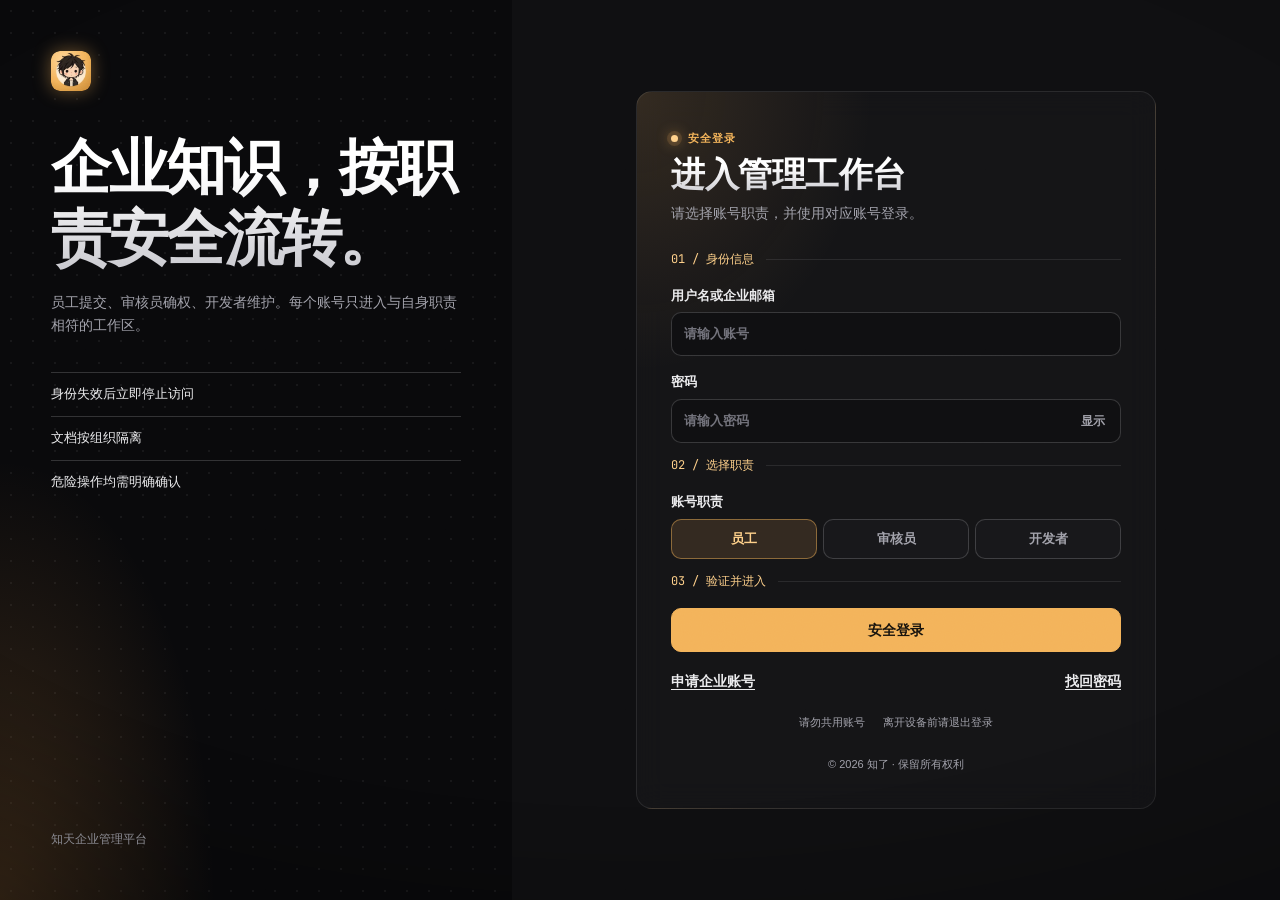
<file: index.html>
<!doctype html>
<html lang="zh-CN">
  <head>
    <meta charset="utf-8" />
    <meta name="viewport" content="width=device-width, initial-scale=1" />
    <title>知天管理后台</title>
    <link rel="icon" type="image/png" sizes="32x32" href="./css/brand/favicon-32.png?v=20260930"><link rel="apple-touch-icon" href="./css/brand/apple-touch-icon.png?v=20260930"><link rel="stylesheet" href="./css/style.css?v=copyright-20261009" />
  </head>
  <body class="auth-page">
    <main class="auth-form-area auth-redirect-page">
      <section class="auth-card redirect-card" aria-live="polite">
        <div class="brand-mark" aria-hidden="true"><img src="./css/brand/avatar-128.webp?v=20260930" width="128" height="128" alt="" decoding="async"></div>
        <p class="eyebrow">安全入口</p>
        <h1>知天管理后台</h1>
        <p class="muted">正在核对登录状态，并进入与你职责相符的工作区。</p>
        <div class="loading-line" aria-hidden="true"><span></span></div>
      </section>
    </main>
    <script src="./config.js"></script>
    <script src="./js/index.js?v=lamp-node-20260930"></script>
  </body>
</html>
</file>
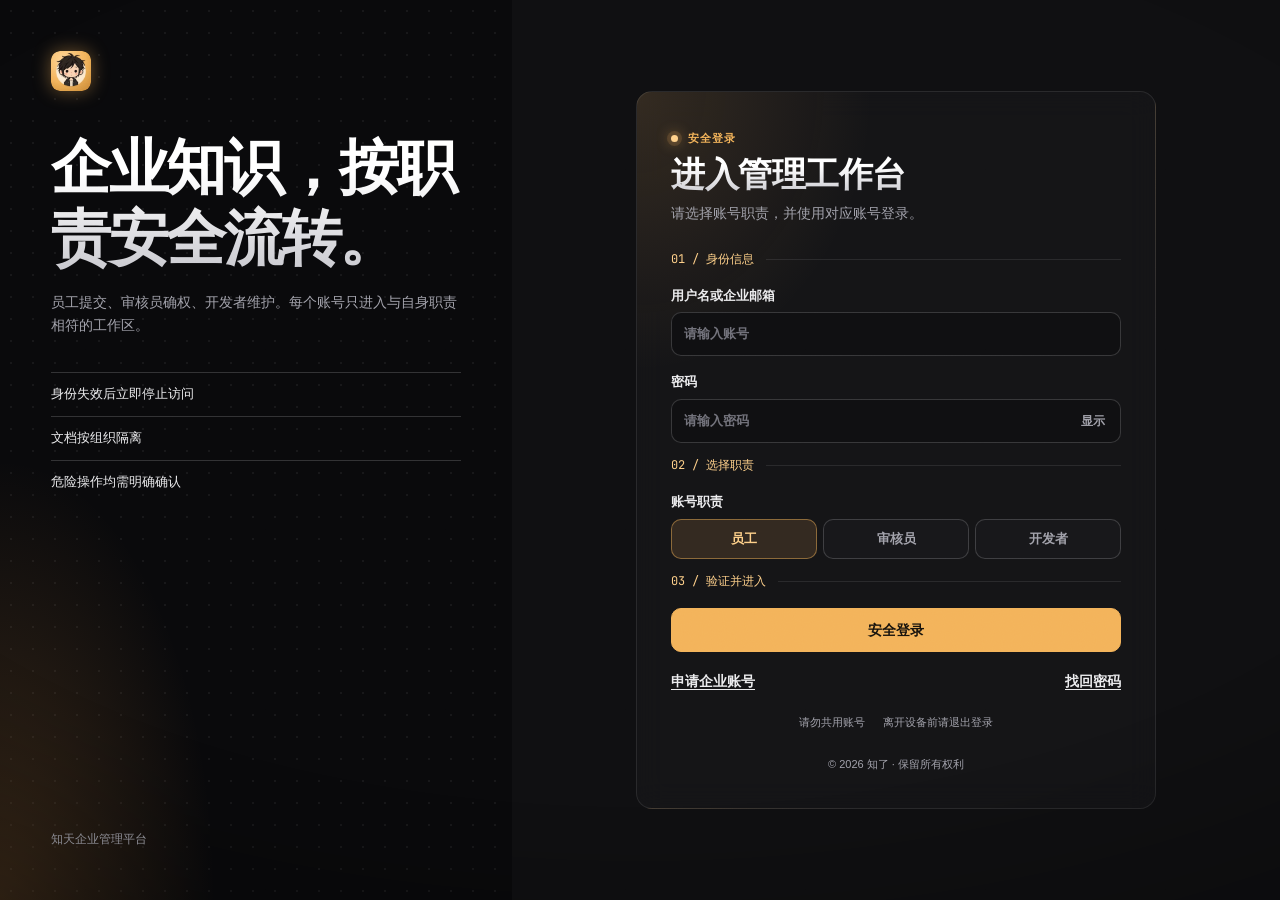
<file: developer.html>
<!doctype html>
<html lang="zh-CN">
  <head><meta charset="utf-8" /><meta name="viewport" content="width=device-width, initial-scale=1" /><title>开发者控制台 · 知天管理后台</title><link rel="icon" type="image/png" sizes="32x32" href="./css/brand/favicon-32.png?v=20260930"><link rel="apple-touch-icon" href="./css/brand/apple-touch-icon.png?v=20260930"><link rel="stylesheet" href="./css/style.css?v=copyright-20261009" /></head>
  <body>
    <div class="app-layout">
      <aside class="sidebar">
        <a class="brand" href="./developer.html"><span class="brand-symbol" aria-hidden="true"><img src="./css/brand/avatar-128.webp?v=20260930" width="128" height="128" alt="" decoding="async"></span><span><strong>开发者工作台</strong><small>账号、组织与系统治理</small></span></a>
        <nav class="side-nav"><a class="active" href="#accessPanel">注册审批</a><a href="#usersPanel">人员概览</a><a href="#organizationsPanel">组织管理</a><a href="#orgMembershipPanel">组织申请</a><a href="#lobbyPanel">大厅内容</a><a href="#modulesPanel">系统模块</a><a href="#rateLimitPanel">请求限流</a><a href="#metricsPanel">运行检查</a></nav>
        <div class="sidebar-note"><span class="status-dot"></span><div><strong>系统管理入口</strong><small>权限与运行状态集中管理</small></div></div>
        <div class="account-card"><div class="account-avatar">开</div><div><strong id="currentUser"></strong><small>开发者</small></div></div>
        <button id="logoutButton" class="secondary sidebar-logout">退出登录</button>
      </aside>
      <main class="workspace">
        <header class="workspace-header"><div><p class="eyebrow">开发者工作区</p><h1>治理企业知识系统</h1><p class="muted">审批企业权限、管理组织和账号，并检查系统运行状态。</p></div><span class="context-badge">仅开发者可访问</span></header>

        <section id="accessPanel" class="panel table-panel"><div class="section-title"><div><p class="section-kicker">账号准入</p><h2>注册审批</h2><p class="muted">开发者与审核员申请分区处理，批准前请核对申请人身份。</p></div><button id="refreshRequests" class="secondary">刷新申请</button></div><p id="requestStatus" class="message"></p><div class="request-tables"><section><h3>开发者申请</h3><div class="table-wrap"><table><thead><tr><th>邮箱</th><th>申请时间</th><th>可用操作</th></tr></thead><tbody id="developerRequestsTable"></tbody></table></div></section><section><h3>审核员申请</h3><div class="table-wrap"><table><thead><tr><th>邮箱</th><th>申请时间</th><th>可用操作</th></tr></thead><tbody id="reviewerRequestsTable"></tbody></table></div></section></div></section>

        <section id="usersPanel" class="panel table-panel"><div class="section-title"><div><p class="section-kicker">人员与资源</p><h2>人员概览</h2><p id="headcountDate" class="muted">统计日期 -</p></div><button id="refreshUsers" class="secondary">刷新人员</button></div><div class="resource-cards"><div class="enterprise-password-card stat-card"><span>当前企业准入密码</span><strong id="enterprisePasswordValue" class="secret-value is-concealed">加载中...</strong><small id="enterprisePasswordRefresh">下次刷新：-</small><div class="actions"><button id="toggleEnterprisePassword" class="secondary" type="button">显示密码</button><button id="refreshEnterprisePassword" class="secondary" type="button">立即刷新</button></div></div><div class="email-usage-card stat-card"><span>今日邮件发送</span><strong id="emailUsageValue">加载中...</strong><small id="emailUsageDetail">业务日：-</small><button id="refreshEmailUsage" class="secondary">刷新用量</button></div></div><div id="headcountGrid" class="stats-grid headcount-grid"></div><p class="muted">人数统计不含默认引导账号（用户名0/1/2/3）；详情列表仍展示全部账号，便于核查。</p><p id="usersStatus" class="message"></p><section class="developer-section"><h3>开发者详情</h3><div class="table-wrap"><table><thead><tr><th>邮箱或用户名</th><th>状态</th><th>默认账号</th><th>上次登录</th><th>关注</th><th>备注</th></tr></thead><tbody id="developerPersonnelTable"></tbody></table></div></section><section class="developer-section"><h3>审核员详情</h3><div class="table-wrap"><table><thead><tr><th>邮箱或用户名</th><th>状态</th><th>默认账号</th><th>上次登录</th><th>关注</th><th>备注</th></tr></thead><tbody id="reviewerPersonnelTable"></tbody></table></div></section></section>

        <section id="enterpriseApiPanel" class="panel table-panel"><div class="section-title"><div><p class="section-kicker">客户授权管理</p><h2 id="enterpriseQuotaTitle">企业授权中的客户（0）</h2><p class="muted">回收只影响新请求，不删除个人密钥；用户可用当天企业密码重新授权。</p></div><div class="actions"><button id="refreshEnterpriseQuotaUsers" class="secondary">刷新授权列表</button><button id="revokeAllEnterpriseApi" class="danger">一键回收全部企业授权</button></div></div><p id="enterpriseQuotaStatus" class="message" aria-live="polite"></p><div class="table-wrap"><table><thead><tr><th>账号</th><th>授权时间</th><th>操作</th></tr></thead><tbody id="enterpriseQuotaUsersTable"></tbody></table></div></section>

        <section id="organizationsPanel" class="panel table-panel"><div class="section-title"><div><p class="section-kicker">组织结构</p><h2>组织管理</h2><p class="muted">规范模块按组织自动生成；“默认”组织受保护，不可重命名或删除。</p></div><button id="refreshOrganizations" class="secondary">刷新组织</button></div><form id="createOrganizationForm" class="form-stack compact-form"><label><span>组织名称</span><input id="newOrganizationName" maxlength="50" required /></label><label><span>组织内容描述</span><input id="newOrganizationContent" maxlength="200" placeholder="例如：具体法条、司法解释与案例适用" /></label><button id="createOrganizationButton" type="submit">新建组织</button></form><p id="organizationsStatus" class="message"></p><div class="table-wrap"><table><thead><tr><th>名称</th><th>内容描述</th><th>成员数</th><th>可用操作</th></tr></thead><tbody id="organizationsTable"></tbody></table></div></section>

        <section id="orgMembershipPanel" class="panel table-panel"><div class="section-title"><div><p class="section-kicker">组织成员</p><h2>审核员组织申请</h2><p class="muted">包含审核员申请，以及组织暂无审核员时由员工发起的兜底申请。</p></div><button id="refreshOrgMembership" class="secondary">刷新申请</button></div><p id="orgMembershipStatus" class="message"></p><div class="table-wrap"><table><thead><tr><th>邮箱</th><th>角色</th><th>组织</th><th>类型</th><th>申请时间</th><th>可用操作</th></tr></thead><tbody id="orgMembershipTable"></tbody></table></div></section>

        <section id="lobbyPanel" class="panel"><div class="section-title"><div><p class="section-kicker">公司公共信息</p><h2>大厅内容管理</h2><p class="muted">面向全体员工与审核员展示，属于“默认”大厅的公司级静态信息。</p></div><div class="module-actions"><button id="editLobbyContent" class="secondary">修改内容</button><button id="saveLobbyContent" class="hidden">保存内容</button></div></div><div class="module-editor-grid"><label>工具使用规则<textarea id="lobbyToolRules" rows="6" disabled placeholder="例如：上传前先完成脱敏处理"></textarea></label><label>企业公告<textarea id="lobbyAnnouncements" rows="6" disabled placeholder="例如：本周五 20:00 系统维护"></textarea></label><label>行业准则<textarea id="lobbyIndustryStandards" rows="6" disabled placeholder="例如：参考行业合规白皮书第 3 章"></textarea></label></div><p id="lobbyContentStatus" class="muted"></p></section>

        <details class="diagnostics-deck"><summary><span>02 / 系统维护</span><strong>回答规则、使用上限与运行检查</strong></summary>
        <section id="modulesPanel" class="panel"><div class="section-title"><div><p class="section-kicker">系统回答规则</p><h2>回答规则</h2><p class="muted">修改将影响后续回答，保存前请复核内容与适用范围。</p></div><div class="module-actions"><button id="editSystemModules" class="secondary">修改模块</button><button id="saveSystemModules" class="hidden">保存内容</button></div></div><div class="module-editor-grid"><label>规范模块（按组织自动生成，只读）<textarea id="guidanceModule" rows="6" disabled readonly></textarea></label><label>语气风格模块<textarea id="toneModule" rows="6" disabled placeholder="例如：专业严谨，避免口语化表达"></textarea></label><label>禁用模块<textarea id="forbiddenModule" rows="6" disabled placeholder="例如：不得提供医疗诊断建议"></textarea></label></div><p id="systemModulesStatus" class="muted"></p></section>

        <section id="rateLimitPanel" class="panel"><div class="section-title"><div><p class="section-kicker">流量控制</p><h2>每分钟提问上限</h2><p class="muted">仅作用于对话接口（/chat 与 /chat/stream），按角色统一设置每分钟请求上限。保存后立即生效，无需重启服务。</p></div><button id="saveRateLimits">保存限流配置</button></div><div class="module-editor-grid"><label>客户 customer<input id="rateLimitCustomer" type="number" min="1" max="6000" step="1" /></label><label>员工 employee<input id="rateLimitEmployee" type="number" min="1" max="6000" step="1" /></label><label>审核员 reviewer<input id="rateLimitReviewer" type="number" min="1" max="6000" step="1" /></label><label>开发者 developer<input id="rateLimitDeveloper" type="number" min="1" max="6000" step="1" /></label></div><p id="rateLimitHint" class="muted">取值范围 1–6000 次/分钟；四个角色需同时提交。</p><p id="rateLimitStatus" class="message"></p></section>

        <section id="metricsPanel" class="panel"><div class="section-title"><div><p class="section-kicker">运行监测</p><h2>系统运行状态</h2></div><button id="refreshMetrics" class="secondary">刷新指标</button></div><p id="metricsTimestamp" class="muted">数据截至 -</p><div id="metricsGrid" class="stats-grid metrics-grid"></div><section class="developer-section"><h3>各阶段耗时</h3><div class="table-wrap"><table><thead><tr><th>阶段</th><th>平均耗时</th><th>调用次数</th></tr></thead><tbody id="stageTimingTable"></tbody></table></div></section><section class="developer-section"><h3>请求追踪明细</h3><div class="inline-form"><input id="traceIdQuery" type="text" placeholder="输入追踪编号" /><button id="traceIdSearch" class="secondary">查询</button></div><div id="traceDetail" class="result-box hidden"></div></section><section class="developer-section"><h3>请求耗时趋势</h3><svg id="requestTrendChart" class="trend-chart" viewBox="0 0 720 180" role="img" aria-label="请求耗时趋势"></svg><div class="table-wrap"><table><thead><tr><th>时间</th><th>追踪编号</th><th>模式</th><th>总耗时</th><th>状态</th></tr></thead><tbody id="requestTrendTable"></tbody></table></div></section><p class="system-note">当前数据保存在服务进程内，服务重启后清零；多个服务实例之间不合并统计。</p></section>
        </details>
        <section class="panel table-panel"><h2>组织成员管理</h2><p class="muted">可移出审核员；没有审核员的组织，也可移出员工。默认组织不可移出成员。</p><button id="refreshInternalMembers" class="secondary">刷新成员</button><p id="internalMembersStatus" class="message" aria-live="polite"></p><div class="table-wrap"><table><thead><tr><th>账号</th><th>组织</th><th>操作</th></tr></thead><tbody id="internalMembersTable"></tbody></table></div></section>
        <section class="panel"><h2>注销当前开发者账号</h2><p class="muted">需要至少一名其他启用中的开发者。7 天冷静期内重新登录即撤销；默认账号不可注销。只影响当前角色。</p><form id="developerDeletionForm" class="form-stack"><label>当前密码<input id="developerDeletionPassword" type="password" autocomplete="current-password" required /></label><label>邮箱验证码<input id="developerDeletionCode" inputmode="numeric" pattern="[0-9]{6}" maxlength="6" required /></label><div class="actions"><button id="sendDeveloperDeletionCode" type="button" class="secondary">发送验证码</button><button id="cancelDeveloperDeletion" type="button" class="secondary">取消</button><button id="submitDeveloperDeletion" class="danger" type="submit">申请注销</button></div></form><p id="developerDeletionStatus" class="message" aria-live="polite"></p></section>
        <footer class="copyright-line">© 2026 知了 · 保留所有权利</footer>
      </main>
    </div>
    <dialog id="systemModulesConfirm" class="confirm-dialog"><h3>确认保存系统提示词模块？</h3><p class="muted">确定后，新内容将从下一次模型请求开始生效。</p><div class="dialog-actions"><button id="cancelSystemModulesSave" class="secondary">取消</button><button id="discardSystemModules" class="danger">放弃</button><button id="confirmSystemModulesSave">确定</button></div></dialog>
    <dialog id="enterprisePasswordRefreshConfirm" class="confirm-dialog"><h3>确认立即刷新企业密码？</h3><p class="muted">所有待用企业密码的申请人需要重新获取新密码。</p><div class="dialog-actions"><button id="cancelEnterprisePasswordRefresh" class="secondary">取消</button><button id="confirmEnterprisePasswordRefresh">确认刷新</button></div></dialog>
    <script src="./config.js"></script><script src="./js/api.js?v=enterprise-api-revoke-20261012-customers-internal-lifecycle-20261013-account-removal-20261014"></script><script src="./js/account-switcher.js?v=lamp-node-20260930"></script><script src="./js/time.js?v=utc-local-20261001"></script><script src="./js/developer.js?v=enterprise-api-revoke-20261012-customers"></script>
    <script src="./js/internal-lifecycle.js?v=internal-lifecycle-20261013"></script>
  </body>
</html>
</file>
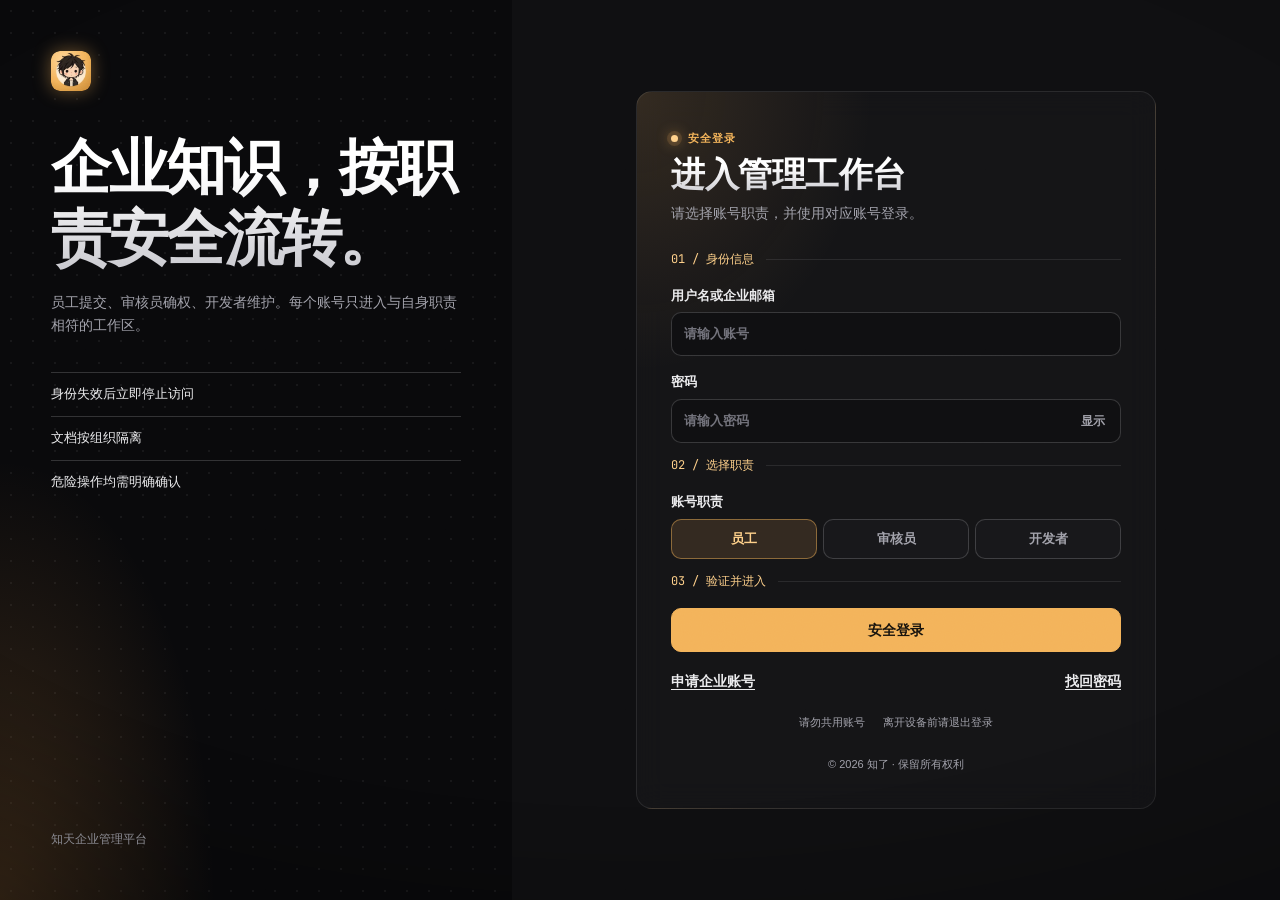
<file: employee.html>
<!doctype html>
<html lang="zh-CN">
  <head>
    <meta charset="utf-8" />
    <meta name="viewport" content="width=device-width, initial-scale=1" />
    <title>员工工作台 · 知天管理后台</title>
    <link rel="icon" type="image/png" sizes="32x32" href="./css/brand/favicon-32.png?v=20260930"><link rel="apple-touch-icon" href="./css/brand/apple-touch-icon.png?v=20260930"><link rel="stylesheet" href="./css/style.css?v=copyright-20261009" />
  </head>
  <body>
    <div class="app-layout">
      <aside class="sidebar">
        <a class="brand" href="./employee.html"><span class="brand-symbol" aria-hidden="true"><img src="./css/brand/avatar-128.webp?v=20260930" width="128" height="128" alt="" decoding="async"></span><span><strong>员工工作台</strong><small>知识提交与跟踪</small></span></a>
        <nav class="side-nav" aria-label="员工工作台导航">
          <a class="active" href="#overview">工作台</a>
          <a href="#lobby-section">组织大厅</a>
          <a href="#joined-organizations-section">已加入组织</a>
        </nav>
        <div class="sidebar-note"><span class="status-dot"></span><div><strong>知识入库流程</strong><small>提交内容经审核后生效</small></div></div>
        <div class="account-card"><div class="account-avatar">员</div><div><strong id="currentUser"></strong><small>知识贡献者</small></div></div>
        <button id="logoutButton" class="secondary sidebar-logout">退出登录</button>
      </aside>

      <main class="workspace">
        <header id="overview" class="workspace-header">
          <div><p class="eyebrow">我的工作区</p><h1>提交企业知识</h1><p class="muted">先进入所属组织，再上传资料、录入知识并查看审核状态。</p></div>
          <span class="context-badge">内容审核后生效</span>
        </header>

        <section class="workflow-strip" aria-label="知识入库流程">
          <div><span>01</span><strong>提交资料</strong><small>文档上传或文字录入</small></div>
          <i></i><div><span>02</span><strong>审核确权</strong><small>审核员预览并确认</small></div>
          <i></i><div><span>03</span><strong>检索生效</strong><small>进入已审核知识库</small></div>
        </section>

        <section id="lobby-section" class="panel">
          <div class="section-title"><div><p class="section-kicker">公司公共信息</p><h2>组织大厅</h2></div><button id="refreshLobby" class="secondary">刷新内容</button></div>
          <p class="section-copy">「默认」大厅面向全体成员，无需申请；下方功能群需申请加入，加入后才能上传文档与录入知识。</p>
          <div id="lobbyContent" class="lobby-grid"></div>
          <div class="section-title compact"><div><p class="section-kicker">加入与退出</p><h2>组织目录</h2></div></div>
          <p id="lobbyMessage" class="message" aria-live="polite"></p>
          <div id="organizationDirectory" class="org-grid"></div>
        </section>

        <section id="joined-organizations-section" class="panel">
          <div class="section-title"><div><p class="section-kicker">我的组织</p><h2>已加入组织</h2><p class="muted">选择一个组织，进入独立的提交与文档空间。</p></div><button id="refreshJoinedOrganizations" class="secondary">刷新列表</button></div>
          <p id="workGateNotice" class="gate-notice hidden" role="status"></p>
          <div id="employeeOrganizationListView">
            <div id="employeeJoinedOrganizations" class="organization-work-grid"></div>
          </div>

          <div id="employeeOrganizationDetail" class="hidden">
            <div class="organization-detail-header">
              <button id="backToEmployeeOrganizations" class="secondary" type="button">← 返回组织列表</button>
              <div><p class="section-kicker">当前组织</p><h2 id="employeeOrganizationTitle">组织详情</h2><p id="employeeOrganizationSummary" class="muted"></p></div>
            </div>

            <div class="content-grid two-column">
              <section id="upload-section" class="organization-detail-section feature-panel">
                <div class="section-title"><div><p class="section-kicker">文件提交</p><h2>上传文档</h2></div><span id="uploadLimitLabel" class="format-label">正在读取上限，暂按5MB</span></div>
                <p class="section-copy">文件将直接归入当前组织；大小上限以上方服务器配置为准。正文切分后最多 2,000 个片段，内容过多时请拆分上传。</p>
                <form id="uploadForm" class="upload-zone">
                  <input id="documentFile" type="file" accept=".txt,.md,.pdf,.docx,.doc,.xls,.xlsx,.ppt,.pptx" required />
                  <button id="uploadButton" type="submit">上传并提交审核</button>
                </form>
                <p id="uploadMessage" class="message" aria-live="polite"></p>
                <div id="uploadResult" class="result-box hidden"></div>
              </section>

              <section id="entry-section" class="organization-detail-section feature-panel">
                <div class="section-title"><div><p class="section-kicker">文字提交</p><h2>直接录入文字</h2></div><span class="format-label">适合简短制度与说明</span></div>
                <form id="knowledgeForm" class="form-stack compact-form">
                  <label><span>知识标题</span><input id="knowledgeTitle" placeholder="例如：售后流程说明" /></label>
                  <label><span>文字内容</span><textarea id="knowledgeContent" placeholder="输入需要进入知识库的内容" required></textarea></label>
                  <button id="knowledgeButton" type="submit">提交录入</button>
                </form>
                <p id="knowledgeMessage" class="message" aria-live="polite"></p>
                <div id="knowledgeResult" class="result-box hidden"></div>
              </section>
            </div>

            <section id="documents-section" class="organization-detail-section table-panel">
              <div class="section-title"><div><p class="section-kicker">提交记录</p><h2>我上传的文档</h2><p class="muted">只显示当前组织内由你提交的内容。</p></div><button id="refreshDocuments" class="secondary">刷新列表</button></div>
              <div class="table-wrap"><table><thead><tr><th>文件名</th><th>内容片段</th><th>组织</th><th>提交时间</th><th>审核状态</th><th>可用操作</th></tr></thead><tbody id="documentsTable"></tbody></table></div>
            </section>
          </div>
        </section>
        <footer class="copyright-line">© 2026 知了 · 保留所有权利</footer>
      </main>
    </div>
    <script src="./config.js"></script><script src="./js/api.js?v=internal-lifecycle-20261013"></script><script src="./js/account-switcher.js?v=lamp-node-20260930"></script><script src="./js/org-lobby.js?v=upload-error-fix-20261005"></script><script src="./js/time.js?v=utc-local-20261001"></script><script src="./js/employee.js?v=upload-reception-queue-20261018"></script>
  </body>
</html>
</file>
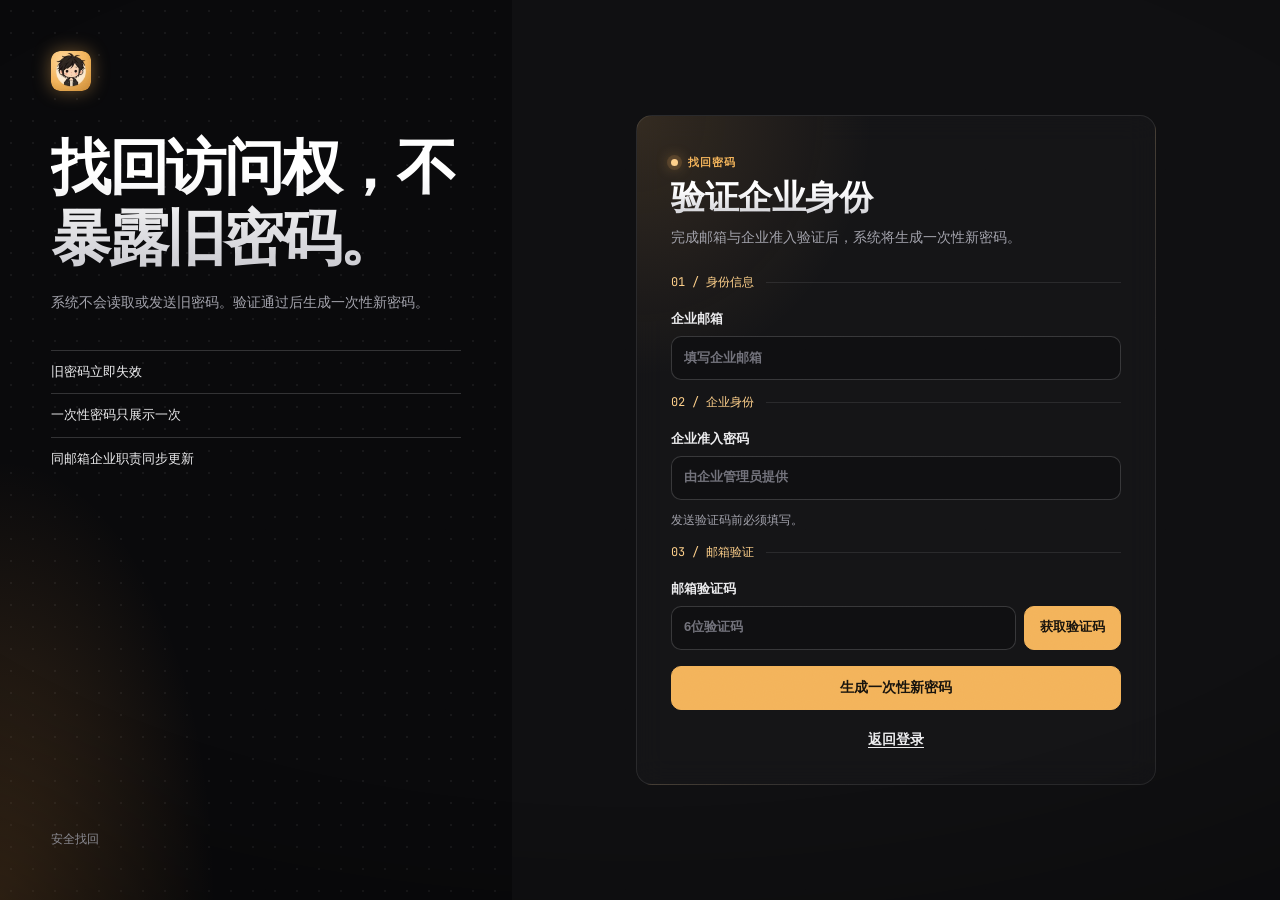
<file: forgot-password.html>
<!doctype html>
<html lang="zh-CN">
  <head><meta charset="utf-8" /><meta name="viewport" content="width=device-width, initial-scale=1" /><title>忘记密码 · 知天</title><link rel="icon" type="image/png" sizes="32x32" href="./css/brand/favicon-32.png?v=20260930"><link rel="apple-touch-icon" href="./css/brand/apple-touch-icon.png?v=20260930"><link rel="stylesheet" href="./css/style.css?v=copyright-20261009" /></head>
  <body class="auth-page">
    <main class="auth-shell">
    <section class="auth-intro" aria-label="密码安全说明"><div><div class="brand-mark" aria-hidden="true"><img src="./css/brand/avatar-128.webp?v=20260930" width="128" height="128" alt="" decoding="async"></div><p class="intro-title">找回访问权，不暴露旧密码。</p><p>系统不会读取或发送旧密码。验证通过后生成一次性新密码。</p><div class="auth-assurances"><span>旧密码立即失效</span><span>一次性密码只展示一次</span><span>同邮箱企业职责同步更新</span></div></div><small>安全找回</small></section>
    <div class="auth-form-area"><section class="auth-card">
      <div class="auth-heading"><p class="eyebrow">找回密码</p><h1>验证企业身份</h1><p class="muted">完成邮箱与企业准入验证后，系统将生成一次性新密码。</p></div>
      <form id="forgotPasswordForm" class="form-stack">
        <fieldset class="auth-step"><legend>01 / 身份信息</legend>
        <label><span>企业邮箱</span><input id="email" type="email" autocomplete="email" placeholder="填写企业邮箱" required /></label>
        </fieldset><fieldset class="auth-step"><legend>02 / 企业身份</legend>
        <label><span>企业准入密码</span><input id="enterprisePassword" type="password" autocomplete="off" placeholder="由企业管理员提供" required /><small class="field-hint">发送验证码前必须填写。</small></label>
        </fieldset><fieldset class="auth-step"><legend>03 / 邮箱验证</legend>
        <label><span>邮箱验证码</span><div class="inline-actions"><input id="verificationCode" inputmode="numeric" maxlength="6" autocomplete="one-time-code" placeholder="6位验证码" required /><button id="sendCodeButton" type="button">获取验证码</button></div></label>
        <p id="message" class="message" aria-live="polite"></p>
        <button id="submitButton" type="submit" class="btn-block">生成一次性新密码</button>
      </fieldset></form>
      <div id="passwordResult" class="result-box hidden" aria-live="polite"><span class="muted">一次性新密码</span><strong id="newPassword" class="one-time-password"></strong><p>请立即保存并妥善保管；关闭页面后不会再次显示。</p></div>
      <p class="auth-link"><a href="./login.html">返回登录</a></p>
    </section></div></main>
    <script src="./config.js"></script><script src="./js/api.js?v=edit-upload-fix-20261009"></script><script src="./js/forgot-password.js?v=upload-error-fix-20261005"></script>
  </body>
</html>
</file>
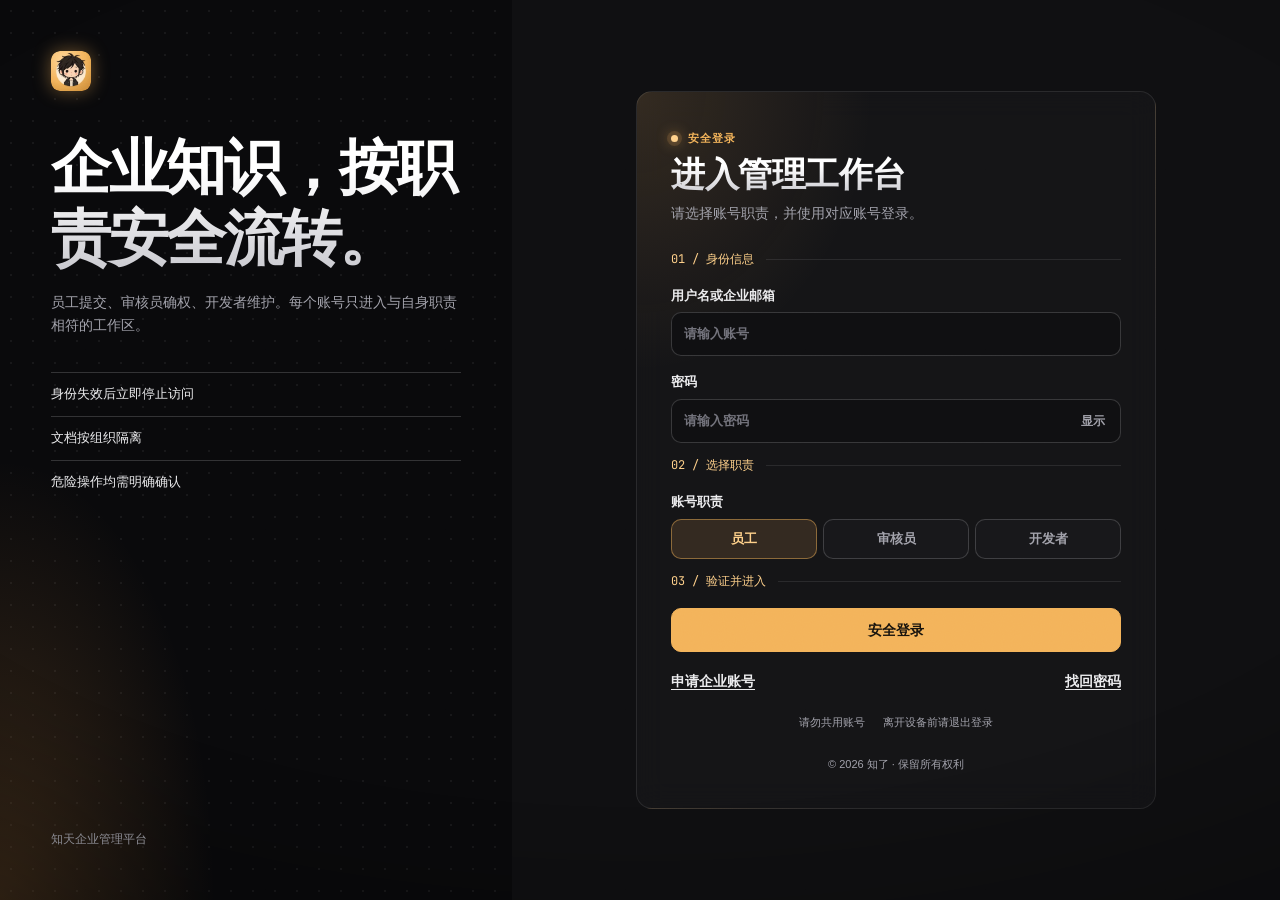
<file: login.html>
<!doctype html>
<html lang="zh-CN">
  <head>
    <meta charset="utf-8" />
    <meta name="viewport" content="width=device-width, initial-scale=1" />
    <title>登录 · 知天管理后台</title>
    <link rel="icon" type="image/png" sizes="32x32" href="./css/brand/favicon-32.png?v=20260930"><link rel="apple-touch-icon" href="./css/brand/apple-touch-icon.png?v=20260930"><link rel="stylesheet" href="./css/style.css?v=copyright-20261009" />
  </head>
  <body class="auth-page">
    <main class="auth-shell">
      <section class="auth-intro" aria-label="平台说明">
        <div>
          <div class="brand-mark" aria-hidden="true"><img src="./css/brand/avatar-128.webp?v=20260930" width="128" height="128" alt="" decoding="async"></div>
          <p class="intro-title">企业知识，按职责安全流转。</p>
          <p>员工提交、审核员确权、开发者维护。每个账号只进入与自身职责相符的工作区。</p>
          <div class="auth-assurances"><span>身份失效后立即停止访问</span><span>文档按组织隔离</span><span>危险操作均需明确确认</span></div>
        </div>
        <small>知天企业管理平台</small>
      </section>
      <div class="auth-form-area">
        <section class="auth-card">
          <div class="auth-heading">
            <p class="eyebrow">安全登录</p>
            <h1>进入管理工作台</h1>
            <p class="muted">请选择账号职责，并使用对应账号登录。</p>
          </div>
          <form id="loginForm" class="form-stack">
        <fieldset class="auth-step"><legend>01 / 身份信息</legend>
            <label>
              <span>用户名或企业邮箱</span>
              <input id="username" name="username" autocomplete="username" placeholder="请输入账号" required />
            </label>
            <label>
              <span>密码</span>
              <span class="password-field">
                <input id="password" name="password" type="password" autocomplete="current-password" placeholder="请输入密码" required />
                <button id="togglePassword" type="button" aria-label="显示密码" aria-pressed="false">显示</button>
              </span>
            </label>
        </fieldset><fieldset class="auth-step"><legend>02 / 选择职责</legend>
            <label>
              <span>账号职责</span>
              <div class="role-toggle" role="radiogroup" aria-label="账号职责">
                <button type="button" class="role-toggle-option active" data-role="employee" aria-pressed="true">员工</button>
                <button type="button" class="role-toggle-option" data-role="reviewer" aria-pressed="false">审核员</button>
                <button type="button" class="role-toggle-option" data-role="developer" aria-pressed="false">开发者</button>
              </div>
              <input type="hidden" id="role" name="role" value="employee" required />
            </label>
        </fieldset><fieldset class="auth-step"><legend>03 / 验证并进入</legend>
            <p id="message" class="message" aria-live="polite"></p>
            <button id="loginButton" type="submit" class="btn-block">安全登录</button>
          </fieldset></form>
          <div class="auth-link auth-link-split"><a href="./request-access.html">申请企业账号</a><a href="./forgot-password.html">找回密码</a></div>
          <div class="role-note"><span>请勿共用账号</span><span>离开设备前请退出登录</span></div>
          <footer class="auth-footer copyright-line">© 2026 知了 · 保留所有权利</footer>
        </section>
      </div>
    </main>
    <script src="./config.js"></script>
    <script src="./js/api.js?v=internal-lifecycle-20261013"></script>
    <script src="./js/login.js?v=internal-lifecycle-20261013"></script>
  </body>
</html>
</file>
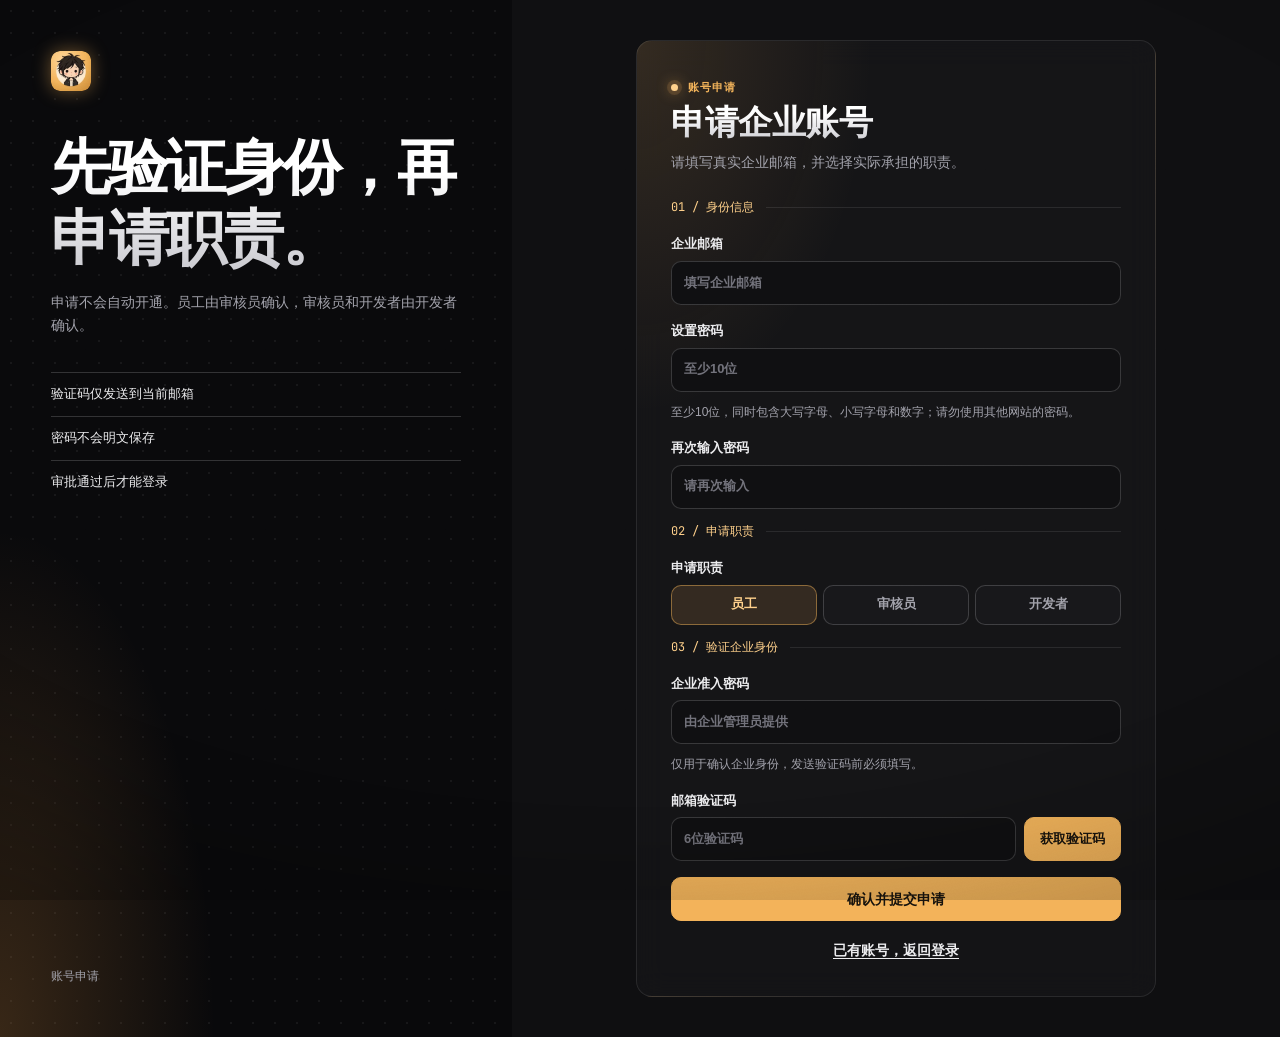
<file: request-access.html>
<!doctype html>
<html lang="zh-CN">
  <head><meta charset="utf-8" /><meta name="viewport" content="width=device-width, initial-scale=1" /><title>申请企业账号 · 知天</title><link rel="icon" type="image/png" sizes="32x32" href="./css/brand/favicon-32.png?v=20260930"><link rel="apple-touch-icon" href="./css/brand/apple-touch-icon.png?v=20260930"><link rel="stylesheet" href="./css/style.css?v=copyright-20261009" /></head>
  <body class="auth-page">
    <main class="auth-shell">
    <section class="auth-intro" aria-label="申请说明"><div><div class="brand-mark" aria-hidden="true"><img src="./css/brand/avatar-128.webp?v=20260930" width="128" height="128" alt="" decoding="async"></div><p class="intro-title">先验证身份，再申请职责。</p><p>申请不会自动开通。员工由审核员确认，审核员和开发者由开发者确认。</p><div class="auth-assurances"><span>验证码仅发送到当前邮箱</span><span>密码不会明文保存</span><span>审批通过后才能登录</span></div></div><small>账号申请</small></section>
    <div class="auth-form-area"><section class="auth-card">
      <div class="auth-heading"><p class="eyebrow">账号申请</p><h1>申请企业账号</h1><p class="muted">请填写真实企业邮箱，并选择实际承担的职责。</p></div>
      <form id="requestAccessForm" class="form-stack">
        <fieldset class="auth-step"><legend>01 / 身份信息</legend>
        <label><span>企业邮箱</span><input id="email" type="email" autocomplete="email" placeholder="填写企业邮箱" required /></label>
        <label><span>设置密码</span><input id="password" type="password" autocomplete="new-password" placeholder="至少10位" required /><small class="field-hint">至少10位，同时包含大写字母、小写字母和数字；请勿使用其他网站的密码。</small></label>
        <label><span>再次输入密码</span><input id="confirmPassword" type="password" autocomplete="new-password" placeholder="请再次输入" required /></label>
        </fieldset><fieldset class="auth-step"><legend>02 / 申请职责</legend>
        <label>
          <span>申请职责</span>
          <div class="role-toggle" role="radiogroup" aria-label="申请职责">
            <button type="button" class="role-toggle-option active" data-role="employee" aria-pressed="true">员工</button>
            <button type="button" class="role-toggle-option" data-role="reviewer" aria-pressed="false">审核员</button>
            <button type="button" class="role-toggle-option" data-role="developer" aria-pressed="false">开发者</button>
          </div>
          <input type="hidden" id="requestedRole" value="employee" required />
        </label>
        </fieldset><fieldset class="auth-step"><legend>03 / 验证企业身份</legend>
        <label><span>企业准入密码</span><input id="enterprisePassword" type="password" autocomplete="off" placeholder="由企业管理员提供" required /><small class="field-hint">仅用于确认企业身份，发送验证码前必须填写。</small></label>
        <label><span>邮箱验证码</span><div class="inline-actions"><input id="verificationCode" inputmode="numeric" maxlength="6" autocomplete="one-time-code" placeholder="6位验证码" required /><button id="sendCodeButton" type="button">获取验证码</button></div></label>
        <p id="message" class="message" aria-live="polite"></p>
        <button id="submitButton" type="submit" class="btn-block">确认并提交申请</button>
      </fieldset></form>
      <p class="auth-link"><a href="./login.html">已有账号，返回登录</a></p>
    </section></div></main>
    <script src="./config.js"></script><script src="./js/api.js?v=edit-upload-fix-20261009"></script><script src="./js/request-access.js?v=upload-error-fix-20261005"></script>
  </body>
</html>
</file>
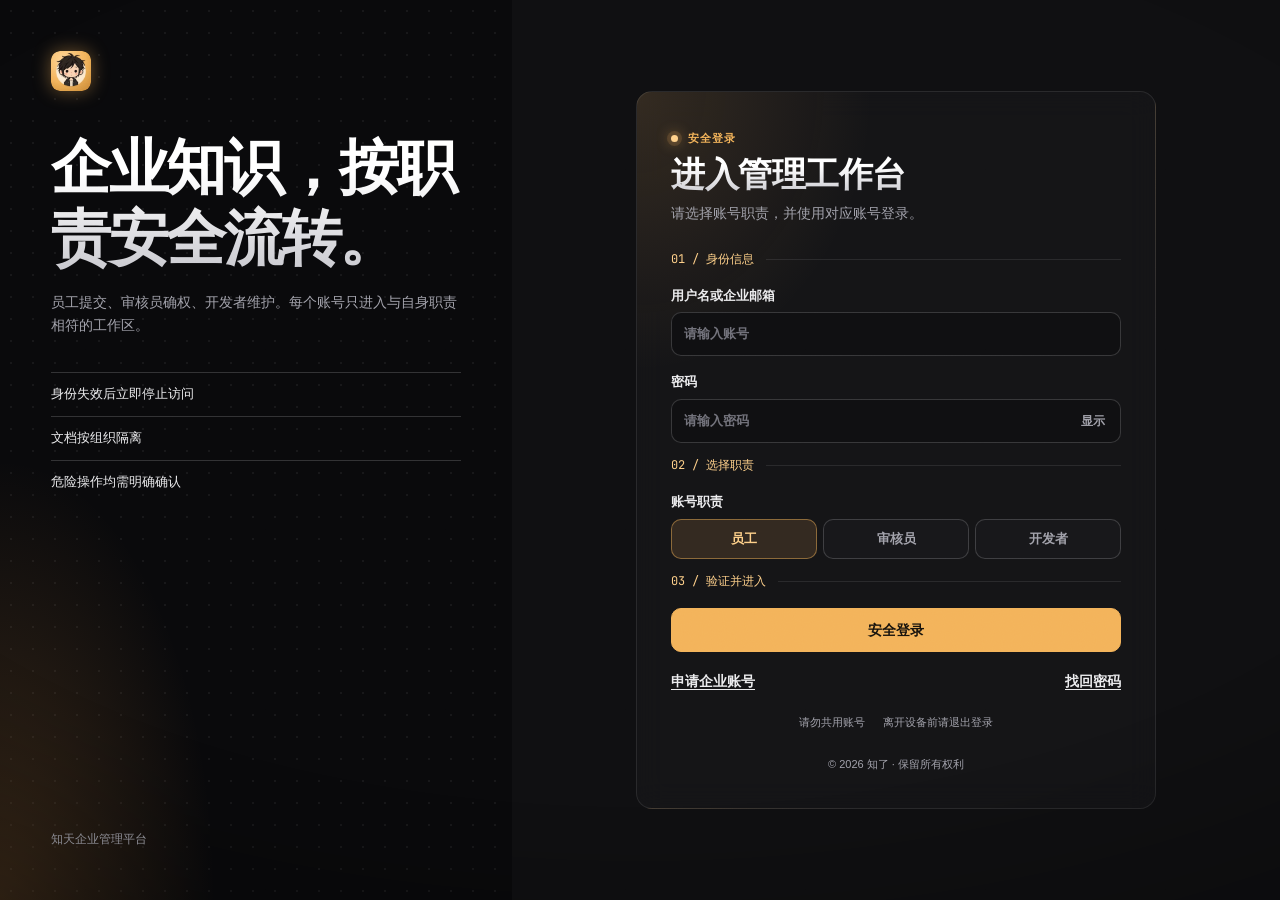
<file: reviewer.html>
<!doctype html>
<html lang="zh-CN">
  <head>
    <meta charset="utf-8" /><meta name="viewport" content="width=device-width, initial-scale=1" />
    <title>审核工作台 · 知天管理后台</title><link rel="icon" type="image/png" sizes="32x32" href="./css/brand/favicon-32.png?v=20260930"><link rel="apple-touch-icon" href="./css/brand/apple-touch-icon.png?v=20260930"><link rel="stylesheet" href="./css/style.css?v=copyright-20261009" />
  </head>
  <body>
    <div class="app-layout">
      <aside class="sidebar">
        <a class="brand" href="./reviewer.html"><span class="brand-symbol" aria-hidden="true"><img src="./css/brand/avatar-128.webp?v=20260930" width="128" height="128" alt="" decoding="async"></span><span><strong>审核工作台</strong><small>知识审核与治理</small></span></a>
        <nav class="side-nav" aria-label="审核工作台导航">
          <a class="active" href="#employeeAccessPanel">员工账号审批</a><a href="#orgMembershipPanel">员工组织申请</a><a href="#lobbySection">组织大厅</a><a href="#joinedOrganizationsPanel">已加入组织</a><a href="#retrieveDebugPanel">核对检索结果</a><a href="#memoryOverviewPanel">存储概况</a>
        </nav>
        <div class="sidebar-note"><span class="status-dot"></span><div><strong>按职责协作</strong><small>仅已通过内容参与检索</small></div></div>
        <div class="account-card"><div class="account-avatar">审</div><div><strong id="currentUser"></strong><small>审核员</small></div></div>
        <button id="logoutButton" class="secondary sidebar-logout">退出登录</button>
      </aside>

      <main class="workspace">
        <header class="workspace-header"><div><p class="eyebrow">审核员工作区</p><h1>审核企业知识</h1><p class="muted">按组织处理待审核内容，并维护已通过的知识资产。</p></div><span class="context-badge">仅审核员可访问</span></header>

        <section id="enterprisePasswordPanel" class="panel"><div class="section-title"><div><p class="section-kicker">企业准入</p><h2>当前企业密码</h2><p class="muted">仅向已核实身份、需要申请企业账号的人员提供；每日凌晨 4 点自动刷新。</p></div></div><div class="enterprise-password-card stat-card"><strong id="enterprisePasswordValue" class="secret-value is-concealed">加载中...</strong><small id="enterprisePasswordRefresh">下次刷新：-</small><button id="toggleEnterprisePassword" class="secondary" type="button">显示密码</button></div></section>

        <section id="employeeAccessPanel" class="panel table-panel">
          <div class="section-title"><div><p class="section-kicker">账号准入</p><h2>员工账号审批</h2><p class="muted">确认申请人身份后再批准；拒绝不会创建账号。</p></div><button id="refreshEmployeeRequests" class="secondary">刷新申请</button></div>
          <p id="employeeRequestStatus" class="message"></p>
          <div class="table-wrap"><table><thead><tr><th>邮箱</th><th>申请时间</th><th>操作</th></tr></thead><tbody id="employeeRequestsTable"></tbody></table></div>
        </section>

        <section id="orgMembershipPanel" class="panel table-panel">
          <div class="section-title"><div><p class="section-kicker">组织成员</p><h2>员工组织申请</h2><p class="muted">仅处理你所属组织内员工发起的加入或退出申请。</p></div><button id="refreshOrgRequests" class="secondary">刷新申请</button></div>
          <p id="orgRequestStatus" class="message"></p>
          <div class="table-wrap"><table><thead><tr><th>邮箱</th><th>组织</th><th>类型</th><th>申请时间</th><th>操作</th></tr></thead><tbody id="orgRequestsTable"></tbody></table></div>
        </section>

        <section id="lobbySection" class="panel">
          <div class="section-title"><div><p class="section-kicker">公司公共信息</p><h2>组织大厅</h2></div><button id="refreshLobby" class="secondary">刷新内容</button></div>
          <p class="section-copy">「默认」大厅面向全体成员，无需申请；加入至少一个功能群后才能执行文档审核。</p>
          <div id="lobbyContent" class="lobby-grid"></div>
          <div class="section-title compact"><div><p class="section-kicker">加入与退出</p><h2>组织目录</h2></div></div>
          <p id="lobbyMessage" class="message" aria-live="polite"></p>
          <div id="organizationDirectory" class="org-grid"></div>
        </section>

        <section id="joinedOrganizationsPanel" class="panel reviewer-work-panel">
          <div class="section-title"><div><p class="section-kicker">我的组织</p><h2>已加入组织</h2><p class="muted">先选择组织，再处理该组织内的待审核与已通过内容。</p></div><button id="refreshJoinedOrganizations" class="secondary">刷新列表</button></div>
          <p id="workGateNotice" class="gate-notice hidden" role="status"></p>
          <div id="reviewerOrganizationListView">
            <div id="reviewerJoinedOrganizations" class="organization-work-grid"></div>
          </div>
          <div id="reviewerOrganizationDetail" class="hidden">
            <div class="organization-detail-header">
              <button id="backToReviewerOrganizations" class="secondary" type="button">← 返回组织列表</button>
              <div><p class="section-kicker">当前组织</p><h2 id="reviewerOrganizationTitle">组织详情</h2><p id="reviewerOrganizationSummary" class="muted"></p></div>
            </div>

            <section id="pendingReviewPanel" class="organization-detail-section table-panel">
              <div class="section-title"><div><p class="section-kicker">审核队列</p><h2>待审核文档</h2><p class="muted">批准前请先预览内容，并确认组织归属正确。</p></div><button id="refreshPending" class="secondary">刷新队列</button></div>
              <div class="table-wrap"><table><thead><tr><th>文档编号</th><th>文件名</th><th>提交人</th><th>组织</th><th>提交时间</th><th>可用操作</th></tr></thead><tbody id="pendingTable"></tbody></table></div><div id="previewPanel" class="preview-panel hidden"></div>
            </section>

            <section id="documentManagementPanel" class="organization-detail-section table-panel">
              <div class="section-title"><div><p class="section-kicker">知识资产</p><h2>已通过文档</h2><p class="muted">只显示当前组织的已通过内容；删除前请确认该内容已不再需要。</p></div><button id="refreshDocuments" class="secondary">刷新文档</button></div>
              <div class="table-wrap"><table><thead><tr><th>文件名</th><th>内容片段</th><th>提交人</th><th>组织</th><th>审核时间</th><th>命中 / 引用<br><small class="muted">命中＝被检索召回；引用＝真正出现在回答来源</small></th><th>可用操作</th></tr></thead><tbody id="documentsTable"></tbody></table></div><div class="inline-form"><label for="usageMonthSelect">调用量统计范围</label><select id="usageMonthSelect"><option value="">累计总量</option></select><span id="usageScopeHint" class="muted">当前显示累计总量</span></div><div id="documentPreviewPanel" class="preview-panel hidden"></div>
            </section>
          </div>
        </section>

        <details class="diagnostics-deck"><summary><span>02 / 辅助检查</span><strong>需要核对结果时，再展开诊断</strong></summary>
        <section id="retrieveDebugPanel" class="panel reviewer-work-panel">
          <div class="section-title"><div><p class="section-kicker">检索检查</p><h2>核对检索结果</h2></div><span class="format-label">不会访问个人记忆</span></div>
          <p id="debugDefaultDescription" class="section-copy">正在读取聊天候选默认值；默认仅查询已通过内容。</p>
          <div class="debug-form"><input id="debugQuery" type="text" placeholder="输入需要验证的问题" /><input id="debugTopK" type="number" min="1" max="20" aria-label="候选数量" /><label class="debug-checkbox"><input id="debugIncludePending" type="checkbox" />同时检查待审核内容</label><button id="runDebugRetrieve" disabled>开始检查</button></div>
          <p id="debugThreshold" class="muted"></p><div class="table-wrap"><table><thead><tr><th>来源文件</th><th>文档编号</th><th>审核状态</th><th>片段序号</th><th>向量分数</th><th>标题加分</th><th>最终分数</th></tr></thead><tbody id="debugRetrieveTable"></tbody></table></div>
        </section>

        <section id="memoryOverviewPanel" class="panel reviewer-work-panel">
          <div class="section-title"><div><p class="section-kicker">存储状态</p><h2>存储概况</h2></div><button id="refreshStats" class="secondary">刷新状态</button></div>
          <div class="stats-grid"><div class="stat-card"><span>企业知识片段</span><strong id="vectorCount">-</strong><small>向量库中的文档片段数</small></div><div class="stat-card"><span>持久对话记录</span><strong id="sqliteCount">-</strong><small>本地数据库中保存的对话数</small></div></div>
        </section>
        </details>
        <section class="panel table-panel"><h2>组织成员管理</h2><p class="muted">仅可移出自己所属自定义组织的员工；默认组织不可移出成员。</p><button id="refreshInternalMembers" class="secondary">刷新成员</button><p id="internalMembersStatus" class="message" aria-live="polite"></p><div class="table-wrap"><table><thead><tr><th>账号</th><th>组织</th><th>操作</th></tr></thead><tbody id="internalMembersTable"></tbody></table></div></section>
        <footer class="copyright-line">© 2026 知了 · 保留所有权利</footer>
      </main>
    </div>
    <script src="./config.js"></script><script src="./js/api.js?v=internal-lifecycle-20261013"></script><script src="./js/account-switcher.js?v=lamp-node-20260930"></script><script src="./js/org-lobby.js?v=upload-error-fix-20261005"></script><script src="./js/time.js?v=utc-local-20261001"></script><script src="./js/reviewer.js?v=uploader-name-20261016"></script>
    <script src="./js/internal-lifecycle.js?v=internal-lifecycle-20261013"></script>
  </body>
</html>
</file>
<file: css/style.css>
/* 知天管理后台样式。视觉与知了hub 对齐（Lamp & Node）：中性黑灰暗场、琥珀暖灯为唯一主色。 */

@font-face { font-family: "Montserrat"; font-style: normal; font-weight: 800; font-display: swap; src: url("./fonts/montserrat-latin-800-normal.woff2") format("woff2"); }
@font-face { font-family: "Montserrat"; font-style: normal; font-weight: 900; font-display: swap; src: url("./fonts/montserrat-latin-900-normal.woff2") format("woff2"); }
@font-face { font-family: "JetBrains Mono"; font-style: normal; font-weight: 400; font-display: swap; src: url("./fonts/jetbrains-mono-latin-400-normal.woff2") format("woff2"); }
@font-face { font-family: "JetBrains Mono"; font-style: normal; font-weight: 600; font-display: swap; src: url("./fonts/jetbrains-mono-latin-600-normal.woff2") format("woff2"); }

:root {
  color-scheme: dark;
  --black: #050506;
  --text: #ececee;
  --muted: #a1a1aa;
  --subtle: #71717a;
  --placeholder: var(--subtle);
  --selection-bg: var(--primary);
  --selection-text: var(--on-primary);
  --scrollbar-thumb: var(--subtle);
  --scrollbar-track: var(--bg);
  --line: rgba(255, 255, 255, .09);
  --line-strong: rgba(255, 255, 255, .17);
  --bg: #09090b;
  --surface: #17171a;
  --surface-low: #0f0f11;
  --surface-high: #222226;
  --primary: #f3b35a;
  --primary-hover: #ffd08a;
  --primary-soft: rgba(243, 179, 90, .14);
  --danger: #f2a595;
  --danger-bg: #2a1714;
  --success: #8fd19e;
  --success-bg: #13241a;
  --warning: #e9c27a;
  --warning-bg: #2a2114;
  --on-primary: #17130d;
  --accent-line: rgba(243, 179, 90, .45);
  --sidebar-bg: #0c0c0e;
  --session-hover-bg: rgba(255, 255, 255, .04);
  --welcome-bg: rgba(23, 23, 26, .72);
  --header-bg: rgba(9, 9, 11, .78);
  --bubble-shadow: 0 6px 22px rgba(0, 0, 0, .14);
  --session-shadow: 0 5px 18px rgba(0, 0, 0, .16);
  --sidebar-shadow: 14px 0 40px rgba(0, 0, 0, .34);
  --backdrop-bg: rgba(0, 0, 0, .62);
  --primary-shadow: 0 8px 26px -8px rgba(243, 179, 90, .45);
  --primary-active-shadow: 0 4px 14px -4px rgba(243, 179, 90, .5);
  --radius: 10px;
  --radius-md: 16px;
  --radius-lg: 24px;
  --shadow: 0 18px 48px rgba(0, 0, 0, .24);
  --font: "PingFang SC", "Microsoft YaHei", "Noto Sans CJK SC", "Segoe UI", Arial, sans-serif;
  --font-display: "Montserrat", "PingFang SC", "Microsoft YaHei", "Noto Sans CJK SC", "Segoe UI", Arial, sans-serif;
  --font-mono: "JetBrains Mono", "Cascadia Mono", "SFMono-Regular", Consolas, monospace;
  --amber-hot: #ffd08a;
  --amber-glow: rgba(243, 179, 90, .42);
  --glass-edge: rgba(255, 255, 255, .09);
  --glass: rgba(23, 23, 26, .66);
  --lamp: radial-gradient(70% 60% at 0% 0%, rgba(243, 179, 90, .14), transparent 65%);
  --lamp-low: radial-gradient(60% 70% at 0% 100%, rgba(243, 160, 70, .2), transparent 70%);
  --dot-grid: radial-gradient(rgba(255, 255, 255, .06) 1px, transparent 1.2px);
  --vignette: radial-gradient(ellipse 120% 90% at 50% 40%, transparent 55%, rgba(0, 0, 0, .45));
  --title-fill: linear-gradient(180deg, #ffffff 30%, #c9c9cf);
  --node-ring: 0 0 0 4px rgba(243, 179, 90, .14), 0 0 14px 2px rgba(243, 179, 90, .42);
  --duration-fast: 140ms;
  --duration-base: 220ms;
  --ease: cubic-bezier(.22, 1, .36, 1);
  --shadow-color: rgba(0, 0, 0, .12);
  --space-page: clamp(24px, 4vw, 64px);
  --space-section: 32px;
  --type-display: clamp(38px, 4.7vw, 68px);
  scrollbar-color: var(--scrollbar-thumb) var(--scrollbar-track);
  scrollbar-width: thin;
}

* { box-sizing: border-box; }
html { scroll-behavior: smooth; }
body {
  margin: 0;
  min-height: 100vh;
  background: var(--bg);
  color: var(--text);
  font-family: var(--font);
  font-size: 14px;
  line-height: 1.6;
}
h1, h2, h3, p { margin: 0; }
h1 { font-size: clamp(24px, 3vw, 34px); line-height: 1.25; letter-spacing: -.5px; }
h2 { font-size: 18px; line-height: 1.4; }
h3 { font-size: 15px; line-height: 1.5; }
a { color: inherit; }
button, input, textarea, select { font: inherit; }
button {
  min-height: 40px;
  border: 1px solid var(--primary);
  border-radius: var(--radius);
  padding: 8px 15px;
  background: var(--primary);
  color: var(--on-primary);
  font-weight: 600;
  cursor: pointer;
  box-shadow: 0 2px 6px var(--accent-line);
  transition: background var(--duration-fast) var(--ease), border-color var(--duration-fast) var(--ease), box-shadow var(--duration-fast) var(--ease), transform var(--duration-fast) var(--ease);
}
button:hover { background: var(--primary-hover); border-color: var(--primary-hover); box-shadow: 0 4px 10px var(--accent-line); }
button:active { transform: translateY(1px); }
button:disabled { cursor: not-allowed; opacity: .45; transform: none; }
button.secondary {
  border-color: var(--line-strong);
  background: var(--surface);
  color: var(--text);
  box-shadow: none;
}
button.secondary:hover { border-color: var(--primary); background: var(--primary-soft); color: var(--primary-hover); box-shadow: none; }
button.danger {
  border-color: var(--danger);
  background: var(--surface);
  color: var(--danger);
  box-shadow: none;
}
button.danger:hover { background: var(--danger-bg); }
input, textarea, select {
  width: 100%;
  border: 1px solid var(--line-strong);
  border-radius: var(--radius);
  padding: 10px 12px;
  background: var(--surface);
  color: var(--text);
}
textarea { min-height: 132px; resize: vertical; }
input::placeholder, textarea::placeholder { color: var(--subtle); }
.password-field { position: relative; display: block; }
.password-field input { width: 100%; padding-right: 64px; }
.password-field button {
  position: absolute;
  top: 50%;
  right: 7px;
  min-height: 30px;
  padding: 4px 9px;
  transform: translateY(-50%);
  border: 0;
  background: transparent;
  color: var(--muted);
  font-size: 12px;
}
.password-field button:hover { background: var(--surface-high); color: var(--text); }
input:focus, textarea:focus, select:focus, button:focus-visible, a:focus-visible {
  outline: 3px solid var(--accent-line);
  outline-offset: 2px;
  border-color: var(--primary);
}

/* 工作台骨架 */
.app-layout { min-height: 100vh; display: grid; grid-template-columns: 236px minmax(0, 1fr); }
.sidebar {
  position: sticky;
  top: 0;
  z-index: 5;
  height: 100vh;
  display: flex;
  flex-direction: column;
  padding: 22px 14px 16px;
  background: var(--surface-low);
  border-right: 1px solid var(--line);
}
.brand {
  display: flex;
  align-items: center;
  gap: 11px;
  padding: 0 8px 24px;
  color: var(--text);
  text-decoration: none;
}
.brand-symbol, .brand-mark {
  display: grid;
  place-items: center;
  flex: 0 0 auto;
  background: var(--primary);
  color: var(--on-primary);
  font-weight: 700;
  box-shadow: 0 7px 16px var(--accent-line);
}
.brand-symbol { width: 34px; height: 34px; border-radius: 8px; }
.brand strong, .brand small, .account-card strong, .account-card small, .sidebar-note strong, .sidebar-note small {
  display: block;
}
.brand strong { font-size: 16px; line-height: 20px; }
.brand small, .account-card small, .sidebar-note small { margin-top: 2px; color: var(--muted); font-size: 11px; }
.side-nav { display: grid; gap: 3px; }
.side-nav a, .nav-button {
  display: flex;
  align-items: center;
  width: 100%;
  min-height: 42px;
  padding: 0 12px;
  border-radius: 7px;
  color: var(--muted);
  background: transparent;
  text-decoration: none;
  font-size: 13px;
  font-weight: 600;
  text-align: left;
}
.side-nav a:hover, .nav-button:hover { color: var(--text); background: var(--surface-low); }
.side-nav a.active {
  color: var(--primary-hover);
  background: var(--primary-soft);
  box-shadow: inset 3px 0 0 var(--primary);
}
.sidebar-note {
  display: flex;
  gap: 10px;
  margin-top: auto;
  padding: 14px 9px;
  border-top: 1px solid var(--line);
}
.status-dot {
  width: 8px;
  height: 8px;
  margin-top: 6px;
  border: 2px solid var(--success);
  border-radius: 50%;
  background: var(--success-bg);
}
.account-card { display: flex; align-items: center; gap: 10px; padding: 12px 7px 10px; }
.account-avatar {
  width: 34px;
  height: 34px;
  display: grid;
  place-items: center;
  border: 1px solid var(--line-strong);
  border-radius: 50%;
  background: var(--primary-soft);
  color: var(--primary-hover);
  font-weight: 700;
}
.sidebar-logout { width: 100%; }
.workspace { width: min(1260px, 100%); margin: 0 auto; padding: 30px 36px 72px; }
.workspace-header {
  display: flex;
  align-items: flex-start;
  justify-content: space-between;
  gap: 24px;
  margin-bottom: 20px;
  padding: 22px 24px;
  border: 1px solid var(--line);
  border-radius: calc(var(--radius) + 1px);
  background: var(--surface);
  box-shadow: 0 1px 2px var(--shadow-color);
}
.workspace-header .muted { max-width: 680px; margin-top: 7px; }
.eyebrow, .section-kicker {
  margin-bottom: 5px;
  color: var(--primary);
  font-size: 11px;
  font-weight: 700;
  letter-spacing: .08em;
}
.context-badge, .format-label {
  display: inline-flex;
  align-items: center;
  min-height: 28px;
  padding: 4px 10px;
  border: 1px solid var(--line-strong);
  border-radius: 999px;
  color: var(--primary-hover);
  background: var(--primary-soft);
  font-size: 12px;
  white-space: nowrap;
}

/* 信息层级 */
.panel {
  margin-bottom: 18px;
  padding: 22px 24px;
  border: 1px solid var(--line);
  border-radius: var(--radius);
  background: var(--surface);
  box-shadow: 0 1px 2px var(--shadow-color);
}
.feature-panel { min-height: 330px; }
.table-panel { padding-bottom: 12px; }
.section-title {
  display: flex;
  align-items: flex-start;
  justify-content: space-between;
  gap: 16px;
  margin-bottom: 16px;
}
.section-title.compact { margin-top: 24px; }
.section-copy { margin: -2px 0 18px; color: var(--muted); font-size: 13px; }
.muted { color: var(--muted); }
.hidden { display: none !important; }
.content-grid { display: grid; gap: 16px; }
.two-column { grid-template-columns: repeat(2, minmax(0, 1fr)); }
.workflow-strip {
  display: grid;
  grid-template-columns: 1fr 32px 1fr 32px 1fr;
  align-items: center;
  margin-bottom: 18px;
  padding: 16px 20px;
  border: 1px solid var(--line);
  border-radius: var(--radius);
  background: var(--surface);
}
.workflow-strip div { display: grid; grid-template-columns: 28px 1fr; column-gap: 8px; }
.workflow-strip span { grid-row: 1 / 3; color: var(--primary); font-weight: 700; }
.workflow-strip strong { font-size: 13px; }
.workflow-strip small { color: var(--muted); font-size: 11px; }
.workflow-strip i { height: 1px; background: var(--line-strong); }

/* 表单、表格、反馈 */
.form-stack { display: grid; gap: 14px; }
.form-stack label { display: grid; gap: 6px; color: var(--text); font-size: 13px; font-weight: 600; }
.compact-form { margin-top: 16px; }
.inline-actions { display: grid; grid-template-columns: minmax(0, 1fr) auto; gap: 8px; }
.inline-actions button { white-space: nowrap; }
.inline-form { display: grid; grid-template-columns: minmax(240px, 1fr) auto; gap: 8px; }
.field-hint { display: block; margin-top: 5px; color: var(--muted); font-size: 12px; font-weight: 400; }
.btn-block { width: 100%; min-height: 44px; }
.upload-zone {
  display: grid;
  gap: 12px;
  padding: 18px;
  border: 1px dashed var(--line-strong);
  border-radius: var(--radius);
  background: var(--surface-low);
}
.table-wrap { overflow-x: auto; border: 1px solid var(--line); border-radius: var(--radius); }
table { width: 100%; border-collapse: collapse; }
th, td { padding: 12px 11px; border-bottom: 1px solid var(--line); text-align: left; vertical-align: top; }
th {
  color: var(--muted);
  background: var(--surface-low);
  font-size: 11px;
  font-weight: 700;
  letter-spacing: .04em;
  white-space: nowrap;
}
td { font-size: 13px; }
tbody tr:last-child td { border-bottom: 0; }
tbody tr:hover td { background: var(--surface-high); }
.message { min-height: 20px; margin-top: 10px; color: var(--text); font-size: 13px; font-weight: 600; }
.message.success { color: var(--success); }
.result-box, .preview-panel {
  margin-top: 14px;
  padding: 14px;
  border: 1px solid var(--line-strong);
  border-radius: var(--radius);
  background: var(--surface-low);
  line-height: 1.7;
}
.actions, .module-actions, .dialog-actions { display: flex; align-items: center; gap: 7px; flex-wrap: wrap; }
.badge, .status-badge, .score-badge {
  display: inline-flex;
  align-items: center;
  min-height: 24px;
  padding: 2px 8px;
  border: 1px solid var(--line-strong);
  border-radius: 999px;
  color: var(--text);
  background: var(--surface);
  font-size: 12px;
}
.badge::before, .status-badge::before {
  content: "";
  width: 5px;
  height: 5px;
  margin-right: 6px;
  border-radius: 50%;
  background: currentColor;
}
.badge-pending, .status-pending {
  color: var(--warning);
  border-color: var(--warning);
  border-style: dashed;
  background: var(--warning-bg);
}
.badge-rejected { color: var(--danger); border-color: var(--danger); background: var(--danger-bg); text-decoration: line-through; }
.status-verified, .score-ok { color: var(--success); border-color: var(--success); background: var(--success-bg); }
.score-low { color: var(--muted); background: var(--surface-low); }

/* 数据、编辑器、对话框 */
.stats-grid { display: grid; grid-template-columns: repeat(2, minmax(160px, 1fr)); gap: 10px; margin-top: 14px; }
.metrics-grid { grid-template-columns: repeat(4, minmax(150px, 1fr)); }
.headcount-grid { grid-template-columns: repeat(4, minmax(140px, 1fr)); margin-bottom: 20px; }
.stat-card {
  padding: 16px;
  border: 1px solid var(--line);
  border-top: 3px solid var(--primary);
  border-radius: var(--radius);
  background: var(--surface-low);
}
.stat-card span, .stat-card small { display: block; color: var(--muted); font-size: 12px; }
.stat-card strong { display: block; margin: 7px 0 3px; font-size: 26px; line-height: 1.2; }
.secret-value { transition: filter var(--duration-fast) var(--ease); }
.secret-value.is-concealed {
  filter: blur(7px);
  user-select: none;
}
.enterprise-password-card, .email-usage-card { width: min(290px, 100%); margin: 0; }
.enterprise-password-card strong { letter-spacing: 2px; user-select: all; }
.stat-card button { margin-top: 10px; }
.resource-cards { display: flex; flex-wrap: wrap; gap: 10px; margin-bottom: 14px; }
.request-tables { display: grid; grid-template-columns: repeat(2, minmax(0, 1fr)); gap: 16px; }
.request-tables h3 { margin: 6px 0 9px; }
.developer-section { margin-top: 24px; }
.developer-section h3 { margin-bottom: 10px; }
.module-editor-grid { display: grid; grid-template-columns: repeat(3, minmax(0, 1fr)); gap: 12px; }
.module-editor-grid label { display: grid; gap: 7px; color: var(--text); font-size: 13px; font-weight: 600; }
.module-editor-grid textarea:disabled { color: var(--text); background: var(--surface-low); cursor: default; opacity: 1; }
.confirm-dialog {
  width: min(480px, calc(100vw - 40px));
  border: 1px solid var(--line-strong);
  border-radius: var(--radius);
  padding: 24px;
  color: var(--text);
  background: var(--surface);
}
.confirm-dialog::backdrop { background: var(--backdrop-bg); }
.confirm-dialog h3 { margin-bottom: 8px; }
.dialog-actions { justify-content: flex-end; margin-top: 22px; }
.flag-button { width: 38px; min-height: 38px; padding: 0; border-color: var(--line-strong); background: var(--surface); color: var(--muted); }
.flag-button.is-flagged { border-color: var(--warning); color: var(--warning); background: var(--warning-bg); }
.notes-view { display: flex; align-items: center; justify-content: space-between; gap: 10px; min-width: 200px; }
.notes-view .notes-text { color: var(--text); word-break: break-word; }
.notes-edit { display: grid; grid-template-columns: minmax(150px, 1fr) auto; gap: 7px; min-width: 250px; }
.trace-copy { padding: 4px 8px; border-color: var(--line-strong); background: var(--surface); color: var(--text); font-family: Consolas, monospace; font-size: 11px; }
.one-time-password { display: block; margin: 8px 0 12px; font-size: 24px; letter-spacing: 2px; user-select: all; }
.trend-chart { width: 100%; height: 180px; margin: 10px 0 14px; border: 1px solid var(--line); background: var(--surface-low); }
.trend-grid { stroke: var(--line); }
.trend-line { fill: none; stroke: var(--primary); stroke-width: 2; }
.trend-point { fill: var(--primary); }
.debug-form { display: grid; grid-template-columns: minmax(260px, 1fr) 90px auto auto; gap: 8px; align-items: center; margin-bottom: 12px; }
.debug-checkbox { display: inline-flex; align-items: center; gap: 7px; color: var(--muted); font-size: 12px; white-space: nowrap; }
.debug-checkbox input { width: auto; }
.debug-trusted { background: var(--success-bg); }
.debug-low { color: var(--muted); }
.preview-content { display: grid; gap: 14px; margin-top: 14px; }
.preview-chunk { padding-top: 12px; border-top: 1px solid var(--line); }
.preview-chunk p { white-space: pre-wrap; line-height: 1.75; }
.system-note { margin-top: 18px; padding-top: 12px; border-top: 1px solid var(--line); color: var(--muted); font-size: 12px; }

/* 组织大厅与组织工作区 */
.lobby-grid { display: grid; grid-template-columns: repeat(auto-fit, minmax(220px, 1fr)); gap: 10px; margin: 14px 0 4px; }
.lobby-block, .org-card, .organization-work-card {
  border: 1px solid var(--line);
  border-radius: var(--radius);
  background: var(--surface);
  box-shadow: 0 1px 2px var(--shadow-color);
}
.lobby-block { padding: 15px; }
.lobby-block h3 { margin-bottom: 6px; font-size: 14px; }
.lobby-block p { color: var(--muted); font-size: 13px; white-space: pre-wrap; }
.org-grid, .organization-work-grid { display: grid; grid-template-columns: repeat(auto-fill, minmax(270px, 1fr)); gap: 12px; margin-top: 12px; }
.org-card, .organization-work-card { display: flex; flex-direction: column; gap: 10px; padding: 18px; }
.org-card-head { display: flex; align-items: center; justify-content: space-between; gap: 10px; }
.org-card-summary, .organization-work-card p { min-height: 38px; color: var(--muted); font-size: 13px; }
.org-card-meta { display: flex; gap: 14px; color: var(--muted); font-size: 12px; }
.org-card-actions, .organization-work-card button { margin-top: auto; width: 100%; }
.organization-work-card { position: relative; overflow: hidden; background: var(--surface); }
.organization-work-card::before {
  content: "";
  position: absolute;
  inset: 0 auto 0 0;
  width: 4px;
  background: var(--primary);
}
.organization-work-card h3 { font-size: 17px; }
.organization-work-counts { display: grid; grid-template-columns: repeat(2, minmax(0, 1fr)); gap: 7px; }
.organization-work-counts.single { grid-template-columns: 1fr; }
.organization-work-counts span { padding: 9px 10px; border: 1px solid var(--line); border-radius: 7px; background: var(--surface-low); color: var(--muted); font-size: 12px; }
.organization-work-counts span:first-child { color: var(--warning); background: var(--warning-bg); border-color: var(--line-strong); }
.organization-work-counts span:nth-child(2) { color: var(--success); background: var(--success-bg); border-color: var(--line-strong); }
.organization-work-counts strong { display: block; margin-top: 2px; color: var(--text); font-size: 20px; }
.organization-detail-header { display: grid; grid-template-columns: auto minmax(0, 1fr); align-items: start; gap: 16px; margin-bottom: 18px; padding-bottom: 18px; border-bottom: 1px solid var(--line); }
.organization-detail-header .muted { margin-top: 4px; }
.organization-detail-section { margin-top: 14px; padding: 19px; border: 1px solid var(--line); border-radius: var(--radius); background: var(--surface); }
.organization-detail-section.feature-panel { min-height: 330px; }
.gate-notice { margin: 0 0 16px; padding: 12px 14px; border: 1px dashed var(--line-strong); border-radius: var(--radius); background: var(--surface-low); color: var(--text); font-size: 13px; }
.panel-locked { opacity: .5; }
.org-doc-summary { display: flex; flex-wrap: wrap; gap: 7px; margin: 12px 0 4px; }
.org-doc-chip { display: inline-flex; align-items: center; gap: 6px; padding: 5px 10px; border: 1px solid var(--line); border-radius: 999px; background: var(--surface-low); color: var(--muted); }
.org-target-field:empty { display: none; }

/* 账号入口：舒缓说明区 + 白色表单区 */
.auth-page { background: var(--bg); }
.auth-shell {
  min-height: 100vh;
  display: grid;
  grid-template-columns: minmax(320px, .8fr) minmax(480px, 1.2fr);
}
.auth-intro {
  display: flex;
  flex-direction: column;
  justify-content: space-between;
  min-height: 100vh;
  padding: clamp(36px, 6vw, 76px);
  background: var(--bg);
  color: var(--text);
}
.auth-intro .brand-mark { margin: 0 0 40px; border: 1px solid var(--line-strong); background: var(--primary); color: var(--on-primary); }
.auth-intro h1 { max-width: 460px; font-size: clamp(32px, 4vw, 54px); }
.auth-intro p { max-width: 460px; margin-top: 18px; color: var(--muted); font-size: 14px; }
.auth-assurances { display: grid; gap: 11px; margin-top: 36px; color: var(--text); font-size: 13px; }
.auth-assurances span { padding-top: 11px; border-top: 1px solid var(--line-strong); }
.auth-intro small { color: var(--muted); }
.auth-form-area { display: grid; place-items: center; padding: 32px; }
.auth-redirect-page { min-height: 100vh; }
.auth-card {
  width: min(440px, 100%);
  padding: 34px;
  border: 1px solid var(--line);
  border-radius: var(--radius);
  background: var(--surface);
  box-shadow: var(--shadow);
}
.auth-card > .brand-mark { display: none; }
.brand-mark { width: 48px; height: 48px; margin-bottom: 24px; border-radius: 4px; font-size: 21px; }
.auth-heading .muted { margin-top: 7px; }
.auth-card .form-stack { margin-top: 26px; }
.auth-link { margin-top: 18px; text-align: center; }
.auth-link a { color: var(--text); font-weight: 600; text-underline-offset: 3px; }
.auth-link-split { display: flex; justify-content: space-between; }
.role-note { display: flex; justify-content: center; gap: 18px; margin-top: 22px; color: var(--muted); font-size: 11px; }
.auth-footer { margin-top: 26px; color: var(--subtle); text-align: center; font-size: 11px; }
.role-toggle { display: flex; gap: 6px; }
.role-toggle-option { flex: 1; min-height: 40px; padding: 8px; border-color: var(--line-strong); background: var(--surface); color: var(--muted); }
.role-toggle-option:hover { background: var(--surface-low); color: var(--text); }
.role-toggle-option.active { border-color: var(--accent-line); background: var(--primary-soft); color: var(--primary-hover); }
.redirect-card { text-align: center; }
.redirect-card .brand-mark { display: grid; margin: 0 auto 24px; }
.clipboard-helper { position: fixed; opacity: 0; }
.loading-line { height: 2px; margin-top: 26px; overflow: hidden; background: var(--surface-high); }
.loading-line span { display: block; width: 35%; height: 100%; background: var(--primary); animation: load 1.2s infinite ease-in-out; }
@keyframes load { from { transform: translateX(-110%); } to { transform: translateX(300%); } }

/* 多账号切换 */
.account-switcher { position: relative; margin-bottom: 8px; }
.account-switcher-toggle { display: flex; align-items: center; justify-content: space-between; gap: 8px; width: 100%; padding: 9px 11px; border-color: var(--line-strong); background: var(--surface); color: var(--text); font-size: 12px; text-align: left; }
.account-switcher-toggle:hover { background: var(--surface-low); }
.account-switcher-current, .account-option-name { overflow: hidden; text-overflow: ellipsis; white-space: nowrap; }
.account-switcher-caret, .account-option-role { color: var(--muted); font-size: 10px; }
.account-switcher-menu { position: absolute; bottom: calc(100% + 6px); left: 0; right: 0; z-index: 20; display: grid; gap: 3px; padding: 5px; border: 1px solid var(--line-strong); border-radius: var(--radius); background: var(--surface); box-shadow: var(--shadow); }
.account-option { display: flex; align-items: center; justify-content: space-between; gap: 8px; width: 100%; padding: 8px 9px; border: 0; background: transparent; color: var(--text); font-size: 12px; text-align: left; }
.account-option:hover { background: var(--surface-low); }
.account-option.is-active { background: var(--primary-soft); color: var(--primary-hover); }
.account-option.is-active .account-option-role { color: var(--primary); }
.account-add { justify-content: center; margin-top: 2px; border-top: 1px solid var(--line); border-radius: 0; color: var(--text); font-weight: 600; }
.account-empty { padding: 8px 9px; font-size: 12px; }

/* 三端共用的暗色档案语言：原有 DOM / data 钩子保留。 */
::selection { color: var(--selection-text); background: var(--selection-bg); }
input::placeholder, textarea::placeholder { color: var(--placeholder); opacity: 1; }
* { scrollbar-color: var(--scrollbar-thumb) var(--scrollbar-track); scrollbar-width: thin; }
button { min-height: 44px; box-shadow: none; }
button:hover { box-shadow: none; }
button.danger { background: var(--danger-bg); }
input, select { min-height: 44px; }
input, textarea, select { background: var(--surface-low); }
.workspace { min-width: 0; padding: 48px clamp(24px, 4vw, 64px) 64px; }
.workspace-header { padding-bottom: 32px; align-items: flex-start; }
.workspace-header h1 { font-size: clamp(34px, 4vw, 52px); letter-spacing: -.04em; }
.workspace-header .muted { max-width: 60ch; margin-top: 14px; font-size: 15px; }
.eyebrow, .section-kicker, .format-label { font-family: var(--font-mono); letter-spacing: .08em; }
.brand-symbol, .brand-mark { width: 40px; height: 40px; flex: 0 0 40px; border-radius: 50%; box-shadow: none; }
.sidebar { background: var(--surface-low); }
.side-nav { counter-reset: section; gap: 6px; }
.side-nav a { display: flex; align-items: baseline; gap: 10px; min-width: 0; }
.side-nav a::before { counter-increment: section; content: counter(section, decimal-leading-zero); font: 11px var(--font-mono); opacity: .8; }
.panel { padding: 28px; border-radius: var(--radius-md); background: var(--surface); box-shadow: none; margin-bottom: 24px; }
.panel h2 { font-size: 23px; }
.section-title { gap: 16px; flex-wrap: wrap; }
.section-title .muted { max-width: 65ch; }
.lobby-block, .org-card, .organization-work-card { border-radius: var(--radius-md); background: var(--surface-low); box-shadow: none; }
.organization-work-card h3 { font-size: 20px; }
.table-wrap { max-width: 100%; overflow-x: auto; }
table { font-size: 13px; }
td, th { overflow-wrap: anywhere; }
td code, .trace-copy, .format-label, .status-verified, .score-ok, .score-low { font-family: var(--font-mono); }
.notes-view, .notes-edit { min-width: 0; }
.diagnostics-deck { border-top: 1px solid var(--line-strong); padding-top: 28px; margin-top: 36px; }
.diagnostics-deck > summary { cursor: pointer; color: var(--text); padding: 12px 0 28px; }
.diagnostics-deck > summary span { font: 12px var(--font-mono); color: var(--muted); margin-right: 16px; }
.diagnostics-deck > summary strong { font-size: 20px; }
.diagnostics-deck > summary:focus-visible { outline: 2px solid var(--primary); outline-offset: 4px; }
.diagnostics-deck .panel { background: var(--surface-low); }
.auth-intro { background: var(--bg); padding: var(--space-page); }
.auth-intro .intro-title { font-size: var(--type-display); color: var(--text); line-height: 1.18; font-weight: 600; letter-spacing: -.04em; }
.auth-form-area { background: var(--surface-low); padding: 40px 32px; }
.auth-card { width: 100%; max-width: 520px; background: var(--surface); border-radius: var(--radius-md); box-shadow: none; }
.auth-heading h1 { font-size: 34px; }
.auth-step { display: grid; gap: 16px; min-width: 0; margin: 0; padding: 18px 0 0; border: 0; border-top: 1px solid var(--line); }
.auth-step legend { padding: 0 12px 0 0; font: 12px var(--font-mono); color: var(--primary-hover); }
.auth-step label { min-width: 0; }
.auth-step .inline-actions { display: flex; flex-wrap: wrap; }
.auth-step .inline-actions input { flex: 1 1 130px; width: 0; }
.auth-step .message:empty { display: none; }
.auth-step .btn-block { width: 100%; }
.stat-card, .organization-detail-section { border-radius: var(--radius-md); }
.context-badge { white-space: normal; }
@media (max-width: 820px) {
  .workspace { padding: 28px 16px 48px; }
  .workspace-header { flex-direction: column; gap: 14px; }
  .workspace-header h1 { font-size: 36px; }
  .panel { padding: 20px 16px; }
  .lobby-grid, .org-grid, .organization-work-grid { grid-template-columns: minmax(0, 1fr); }
  .auth-intro .intro-title { font-size: 30px; }
  .auth-intro .brand-mark { margin-bottom: 20px; }
  .auth-intro > div > p:not(.intro-title) { display: none; }
  .auth-link-split { flex-wrap: wrap; gap: 12px; }
  .diagnostics-deck > summary span { display: block; margin-bottom: 10px; }
}
/* ---------- Lamp & Node：暖灯、节点与玻璃质感（只改显示层） ---------- */

body::before,
body::after { position: fixed; inset: 0; content: ""; pointer-events: none; }
body::before { z-index: 60; background-image: url("./grain.svg"); background-size: 180px 180px; mix-blend-mode: overlay; opacity: .06; }
body::after { z-index: 59; background: var(--vignette); }

.auth-page,
.auth-redirect-page { background: var(--lamp), var(--bg); }
.auth-intro { background: var(--lamp-low), var(--dot-grid) 0 0 / 22px 22px, var(--bg); }
.workspace { background: var(--lamp), var(--bg); }
.sidebar { background: var(--sidebar-bg); }

.brand-mark {
  border-color: var(--accent-line);
  background: radial-gradient(circle at 30% 25%, var(--amber-hot), var(--primary) 60%);
  box-shadow: 0 0 22px var(--amber-glow);
  color: var(--on-primary);
  font-weight: 900;
}

.auth-intro h1,
.auth-intro .intro-title,
.auth-heading h1,
.workspace-header h1 {
  font-family: var(--font-display);
  font-weight: 900;
  background: var(--title-fill);
  -webkit-background-clip: text;
  background-clip: text;
  color: transparent;
}

.eyebrow,
.section-kicker { display: inline-flex; align-items: center; gap: 10px; color: var(--primary); }
.eyebrow::before,
.section-kicker::before {
  width: 7px;
  height: 7px;
  flex: none;
  border-radius: 50%;
  background: var(--amber-hot);
  box-shadow: var(--node-ring);
  content: "";
}

.side-nav a { position: relative; }
.side-nav a.active { box-shadow: inset 2px 0 0 var(--primary); }
.side-nav a.active::after {
  position: absolute;
  top: 50%;
  right: 12px;
  width: 6px;
  height: 6px;
  transform: translateY(-50%);
  border-radius: 50%;
  background: var(--amber-hot);
  box-shadow: var(--node-ring);
  content: "";
}

.auth-card,
.panel,
.stat-card,
.org-card,
.redirect-card {
  border-color: var(--glass-edge);
  background: var(--lamp), var(--glass);
  backdrop-filter: blur(14px);
  -webkit-backdrop-filter: blur(14px);
}
.diagnostics-deck .panel { background: var(--glass); }

input:focus, textarea:focus, select:focus { box-shadow: 0 0 0 3px var(--primary-soft), 0 0 22px -8px var(--amber-glow); }
.trend-line { filter: drop-shadow(0 0 4px var(--amber-glow)); }

.copyright-line { margin: 24px 0 0; color: var(--muted); font-size: 11px; line-height: 1.6; text-align: center; overflow-wrap: anywhere; }

/* 头像图标自带外框与内圆：去掉底色与边框，只保留光晕 */
.brand-mark,
.auth-intro .brand-mark,
.brand-symbol { display: block; overflow: hidden; border: 0; border-radius: 22.5%; background: none; box-shadow: 0 0 18px var(--amber-glow); }
.brand-mark img,
.brand-symbol img { display: block; width: 100%; height: 100%; }

@media (max-width: 860px) {
  .auth-intro { background: transparent; }
}

@media (prefers-reduced-motion: reduce) {
  *, *::before, *::after { animation-duration: 1ms !important; animation-iteration-count: 1 !important; transition-duration: 1ms !important; scroll-behavior: auto !important; }
}

@media (max-width: 1000px) {
  .app-layout { grid-template-columns: 210px minmax(0, 1fr); }
  .workspace { padding: 28px 24px 52px; }
  .metrics-grid, .headcount-grid { grid-template-columns: repeat(2, minmax(0, 1fr)); }
  .module-editor-grid, .request-tables, .two-column { grid-template-columns: 1fr; }
  .debug-form { grid-template-columns: minmax(0, 1fr) 88px; }
  .debug-checkbox { white-space: normal; }
  .auth-shell { grid-template-columns: 320px 1fr; }
  .auth-intro { padding: 42px 32px; }
}

@media (max-width: 820px) {
  .app-layout { display: block; }
  .sidebar { position: static; width: 100%; height: auto; padding: 14px; }
  .brand { padding-bottom: 14px; }
  .side-nav { grid-template-columns: repeat(2, minmax(0, 1fr)); }
  .sidebar-note { display: none; }
  .account-card { margin-top: 8px; }
  .workspace { padding: 24px 14px 40px; }
  .workspace-header, .section-title { align-items: flex-start; }
  .two-column, .stats-grid, .metrics-grid, .headcount-grid { grid-template-columns: 1fr; }
  .workflow-strip { grid-template-columns: 1fr; gap: 12px; }
  .workflow-strip i { display: none; }
  .debug-form, .inline-form, .organization-detail-header { grid-template-columns: 1fr; }
  .feature-panel, .organization-detail-section.feature-panel { min-height: auto; }
  .auth-shell { display: block; }
  .auth-intro { min-height: auto; padding: 30px 24px; }
  .auth-intro h1 { font-size: 28px; }
  .auth-intro .auth-assurances, .auth-intro small { display: none; }
  .auth-form-area { padding: 20px 14px 36px; }
  .auth-card { padding: 26px 20px; }
  .role-note { flex-direction: column; align-items: center; gap: 3px; }
}
</file>
